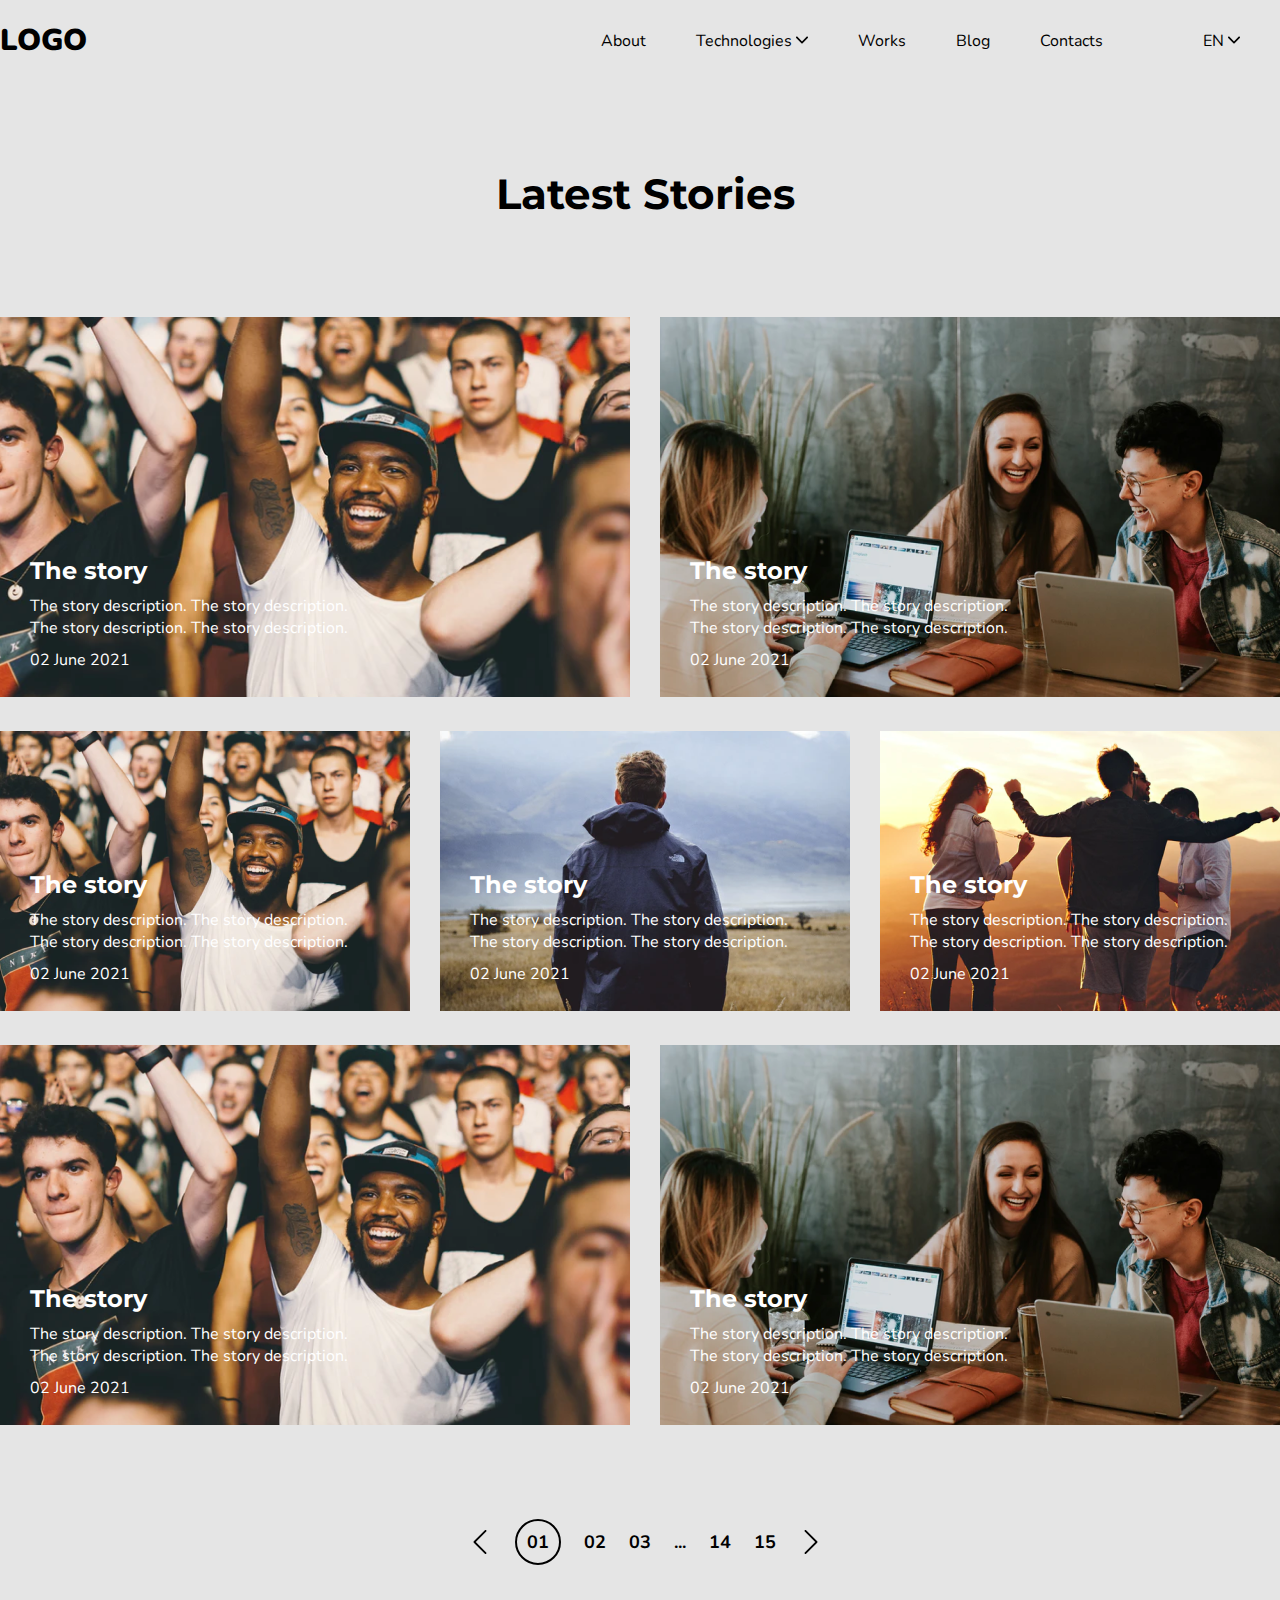
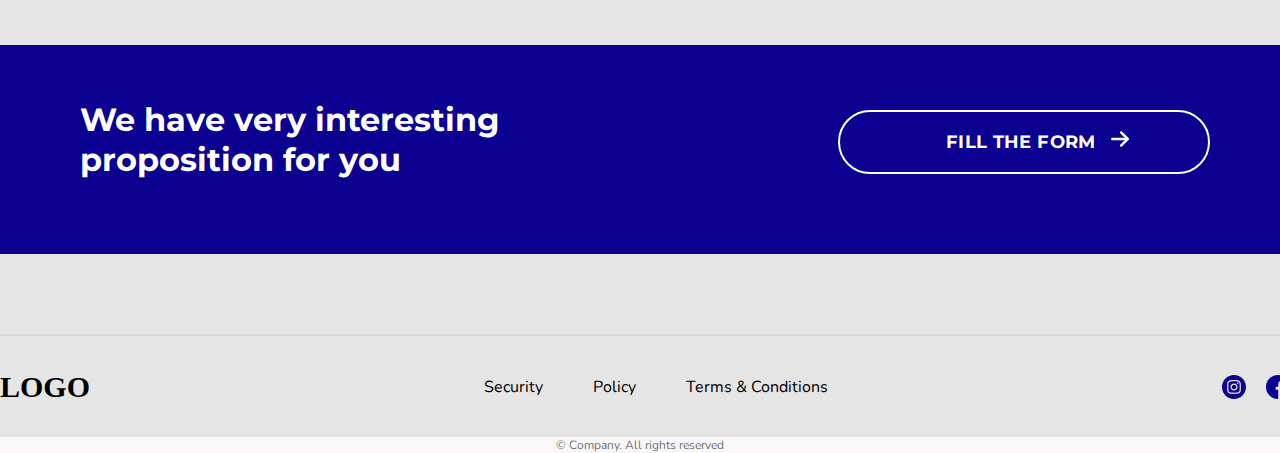
<file: blog.html>
<!DOCTYPE html>
<html lang="en">
<head>
   <meta charset="UTF-8">
   <meta http-equiv="X-UA-Compatible" content="IE=edge">
   <meta name="viewport" content="width=device-width, initial-scale=1.0">
   <link rel="stylesheet" href="css/style.css">
   <link rel="preconnect" href="https://fonts.googleapis.com">
   <link rel="preconnect" href="https://fonts.gstatic.com" crossorigin>
   <link href="https://fonts.googleapis.com/css2?family=Montserrat:wght@200;300;400;500;600;700;800;900&family=Nunito:wght@400;600;700;800;900&display=swap" rel="stylesheet">
   <title>Gallery Blog</title>
</head>
<body>
   <header class="header">
      <div class="container">
         <div class="header__content">
            <div class="header__logo">
               <span>Logo</span>
               <div class="hamburger-menu">
                  <label class="menu__btn" id="menu__btn"  for="menu__toggle">
                    <span></span>
                  </label>
               </div>
            </div>
            <div class="menu" id="menu-box">
               <ul class="nav">
                  <li><a href="#">About</a></li>
                  <li>
                     <a href="#">Technologies</a>
                     <img src="img/arrow.svg" alt="arrow">
                     <div class="sub-menu-1">
                        <ul>
                           <li><a href="#">Artificial Intelligence</a></li>
                           <li><a href="#">Neural Networks</a></li>
                           <li><a href="#">Arduino Systems</a></li>
                        </ul>
                     </div>
                  </li>
                  <li><a href="#">Works</a></li>
                  <li><a href="#">Blog</a></li>
                  <li><a href="#">Contacts</a></li>
                  <li>
                     <a href="#">en</a>
                     <img src="img/arrow.svg" alt="arrow">
                     <div class="sub-menu-2">
                        <ul>
                           <li>UA</li>
                           <li>RU</li>
                        </ul>
                     </div>
                  </li>
               </ul>
            </div>
         </div>
      </div>
   </header>
   <section class="canvas">
      <div class="container">
         <h1>Latest Stories</h1>
         <div class="canvas-pictures">
            <div class="canvas__item">
               <img src="/img/blog-image1.png" alt="">
               <div class="canvas__item-text">
                  <span>The story</span>
                  <p class="description">The story description. The story description.
                     The story description. The story description.
                  </p>
                  <p class="date">02 June 2021</p>
               </div>
            </div>
            <div class="canvas__item">
               <img src="/img/blog-image2.png" alt="">
               <div class="canvas__item-text">
                  <span>The story</span>
                  <p class="description">The story description. The story description.
                     The story description. The story description.
                  </p>
                  <p class="date">02 June 2021</p>
               </div>
            </div>
            <div class="canvas__item">
               <img src="/img/blog-image3.png" alt="">
               <div class="canvas__item-text">
                  <span>The story</span>
                  <p class="description">The story description. The story description.
                     The story description. The story description.
                  </p>
                  <p class="date">02 June 2021</p>
               </div>
            </div>
            <div class="canvas__item">
               <img src="/img/blog-image4.png" alt="">
               <div class="canvas__item-text">
                  <span>The story</span>
                  <p class="description">The story description. The story description.
                     The story description. The story description.
                  </p>
                  <p class="date">02 June 2021</p>
               </div>
            </div>
            <div class="canvas__item">
               <img src="/img/blog-image5.png" alt="">
               <div class="canvas__item-text">
                  <span>The story</span>
                  <p class="description">The story description. The story description.
                     The story description. The story description.
                  </p>
                  <p class="date">02 June 2021</p>
               </div>
            </div>
            <div class="canvas__item">
               <img src="/img/blog-image6.png" alt="">
               <div class="canvas__item-text">
                  <span>The story</span>
                  <p class="description">The story description. The story description.
                     The story description. The story description.
                  </p>
                  <p class="date">02 June 2021</p>
               </div>
            </div>
            <div class="canvas__item">
               <img src="/img/blog-image7.png" alt="">
               <div class="canvas__item-text">
                  <span>The story</span>
                  <p class="description">The story description. The story description.
                     The story description. The story description.
                  </p>
                  <p class="date">02 June 2021</p>
               </div>
            </div>
         </div>
         <div class="canvas-nav">
            <img src="img/arrow-next.svg" alt="next">
            <span class="active-nav">01</span>
            <span>02</span>
            <span>03</span>
            <span>...</span>
            <span>14</span>
            <span>15</span>
            <img src="img/arrow-next.svg" alt="next">
         </div>
      </div>
   </section>
   <section class="prop">
      <div class="container">
         <div class="proposition">
            <div class="prop-text">
               <h3>We have very interesting 
               proposition for you</h3>
            </div>
            <div class="gallery-btn">
               <a href="#popup"  id="shopping-popup" type="button" class="btn">FILL THE FORM
                  <img src="img/arrow-right(white).svg" alt="arrow">
               </a>
            </div>
         </div>
      </div>
      <div id="popup" class="popup">
         <div class="popup__body" id="popup__body">
            <div class="popup__content">
               <a href="" class="popup__close" id="popup__close">
                  <img src="img/cancel.svg" alt="Close">
               </a>
               <div class="popup__form">
                  <span>Let’s get in touch</span>
                  <p>Praesentium itaque atque ipsa fuga adipisci architecto 
                     consequuntur deserunt iusto magnam </p>
                  <div class="container-form">
                     <input type="text" placeholder="Your name" class="form__name">
                     <label class="form__item">Your name</label>
                  </div>
                  <div class="container-form">
                     <input type="text" placeholder="Your email" class="form__email">
                     <label class="form__item">Your email</label>
                  </div>
                  <div class="container-form">
                     <textarea class="form__comment" cols="30" rows="10" placeholder="Your comment"></textarea>
                     <label class="form__item">Your comment</label>
                  </div>
                  <div class="popup__polite">
                     <input type="checkbox" hidden="hidden" id="username">
                     <label class="switch" for="username"></label>
                     <span>I agree with <u class="rules">term conditions.</u></span>           
                  </div>
                  <a href="#" type="button" class="btn">SEND</a>
               </div>            
            </div>
         </div>
      </div>
   </section>
   <footer class="footer">
      <div class="container">
         <div class="line"></div>
         <div class="footer-content">
            <div class="header__logo">
               <span>Logo</span>
            </div>
            <div class="footer-item">
               <ul class="footer-item__list">
                  <li>Security</li>
                  <li>Policy</li>
                  <li>Terms & Conditions</li>
               </ul>
            </div>
            <div class="social-network">
               <img src="img/instagram.svg" alt="instagram" target="blank">
               <img src="img/facebook.svg" alt="facebook" target="blank">
            </div>                   
         </div>
      </div>
      <div class="license">
         <span>© Company. All rights reserved</span>
      </div>
   </footer>
   <script src="script/modal.js"></script>
</body>
</html>
</file>
<file: css/style.css>
* {
  margin: 0;
  padding: 0;
}
body {
  background-color: #e5e5e5;
}
.container {
  width: 1290px;
  margin: 0 auto;
}
.container-blog {
  width: 1070px;
  margin: 0 auto;
}
.header {
  font-family: "Nunito", sans-serif;
}
.header__content {
  padding-top: 20px;
  display: flex;
  justify-content: space-between;
}
.header__logo {
  text-transform: uppercase;
  font-style: normal;
  font-weight: 900;
  font-size: 30px;
  line-height: 41px;
  color: #000000;
}
.nav {
  padding-top: 10px;
  display: flex;
}
.nav li {
  text-decoration: none;
  list-style-type: none;
  margin-right: 50px;
}
.nav li a {
  text-decoration: none;
  color: #000000;
  font-style: normal;
  font-weight: normal;
  font-size: 16px;
  line-height: 22px;
}
.nav li a:hover,
.nav li img:hover {
  color: #0b008f;
}
.nav li:last-child {
  text-transform: uppercase;
  margin-left: 50px;
}
/*Випадаючі списки*/
.sub-menu-1,
.sub-menu-2 {
  transition: 1s;
  display: none;
}
.sub-menu-1 ul li a,
.sub-menu-2 ul li a {
  font-family: "Nunito", sans-serif;
  font-style: normal;
  font-weight: normal;
  font-size: 14px;
  line-height: 19px;
  color: #000000;
}
.menu .nav li:hover .sub-menu-1 {
  display: block;
  position: absolute;
  margin-top: 10px;
  background: #ffffff;
  box-shadow: 0px 4px 20px rgba(196, 196, 196, 0.6);
  border-radius: 8px;
  transition: 1s;
}
.menu .nav li:hover .sub-menu-1 ul {
  display: block;
  transition: 1s;
  padding: 20px;
}
.menu .nav li:hover .sub-menu-1 ul li {
  padding-top: 10px;
  background-color: transparent;
  border-radius: 0;
  text-align: left;
  margin-left: 0px;
}

.menu .nav li:hover .sub-menu-2 {
  display: block;
  position: absolute;
  margin-top: 10px;
  background: #ffffff;
  box-shadow: 0px 4px 20px rgba(196, 196, 196, 0.6);
  border-radius: 8px;
}
.menu .nav li:hover .sub-menu-2 ul {
  display: block;
  margin: 10px;
}
.menu .nav li:hover .sub-menu-2 ul li {
  width: 10px;
  padding: 10px;
  background-color: transparent;
  border-radius: 0;
  margin-left: 0px;
}
.menu .nav li:hover .sub-menu-2 ul li a {
  text-align: center;
}

.hamburger-menu {
  display: none;
}
/* стилизуем кнопку */
.menu__btn {
  display: flex; /* используем flex для центрирования содержимого */
  align-items: center; /* центрируем содержимое кнопки */
  position: relative;
  width: 26px;
  height: 26px;
  cursor: pointer;
  z-index: 1;
}
/* добавляем "гамбургер" */
.menu__btn > span,
.menu__btn > span::before,
.menu__btn > span::after {
  display: block;
  position: absolute;
  width: 100%;
  height: 2px;
  background-color: #000000;
}
.menu__btn > span::before {
  content: "";
  top: -8px;
}
.menu__btn > span::after {
  content: "";
  top: 8px;
}
.menu__box {
  display: none;
  visibility: hidden;
  top: 0;
  left: -100%;
  width: 300px;
  height: 100%;
  margin: 0;
  padding: 80px 0;
  list-style: none;
  text-align: center;
  background-color: #eceff1;
  box-shadow: 1px 0px 6px rgba(0, 0, 0, 0.2);
}
.story {
  padding-top: 110px;
}
.story__title {
  max-width: 658px;
  margin-left: 210px;
  padding-bottom: 50px;
}
h1 {
  font-family: "Montserrat", sans-serif;
  font-style: normal;
  font-weight: bold;
  font-size: 42px;
  line-height: 46px;
  text-align: center;
  color: #000000;
}
.story__author {
  display: flex;
}
.story__information {
  display: flex;
  justify-content: space-between;
  padding-bottom: 40px;
}
.story__photo img {
  border-radius: 50%;
}
.picture img:hover {
  transition: filter 1s linear;
  filter: brightness(2) grayscale(1) opacity(0.7);
}
.story__info__author {
  padding-left: 20px;
  padding-top: 20px;
}
.story__info__author span {
  font-family: "Montserrat", sans-serif;
  font-style: normal;
  font-weight: bold;
  font-size: 18px;
  line-height: 22px;
  color: #000000;
}
.story__info__author p {
  font-family: "Montserrat", sans-serif;
  font-style: normal;
  font-weight: 300;
  font-size: 16px;
  line-height: 20px;
  color: #000000;
}
.story__publication {
  padding-top: 60px;
}
.story__publication p {
  font-family: "Nunito", sans-serif;
  font-style: normal;
  font-weight: normal;
  font-size: 16px;
  line-height: 22px;
  color: #000000;
}
.story__content {
  padding: 40px 110px;
}
.story__content .part2,
.part3,
.part4,
.part5,
.part6,
.part7,
.part8,
.part9,
.part10 {
  font-family: "Nunito", sans-serif;
  font-style: normal;
  font-weight: normal;
  font-size: 18px;
  line-height: 26px;
  color: #333333;
}
.part1 {
  font-family: "Nunito", sans-serif;
  font-style: italic;
  font-weight: normal;
  font-size: 20px;
  line-height: 28px;
  color: #333333;
  padding-bottom: 40px;
}
.part2,
.part3,
.part5,
.part9 {
  padding-bottom: 25px;
}
.part4,
.part7 {
  padding-bottom: 40px;
}
.story__content img:hover {
  transition: filter 0.5s linear;
  filter: brightness(1) grayscale(2) opacity(0.5);
}
.part6 {
  padding-bottom: 10px;
}
.part9 {
  padding-top: 40px;
}
.part9,
.part10 {
  max-width: 900px;
}
.writing {
  font-family: "Nunito", sans-serif;
  font-style: italic;
  font-weight: normal;
  font-size: 18px;
  line-height: 26px;
  color: #000000;
  padding-bottom: 40px;
}
.new-story__title {
  display: flex;
  justify-content: space-between;
  padding-bottom: 40px;
}
.new-story__title h2 {
  max-width: 730px;
  font-family: "Nunito", sans-serif;
  font-style: italic;
  font-weight: bold;
  font-size: 32px;
  line-height: 40px;
  color: #0b008f;
  padding-top: 40px;
}
.slider {
  margin-left: 330px;
}
.previous,
.next {
  width: 32px;
  height: 32px;
  border-radius: 50%;
  background: #efefef;
}
.previous:hover,
.next:hover {
  text-shadow: 0px 5px black;
}
.next {
  margin-left: 10px;
  transform: rotate(180deg);
}

.nav-slider {
  margin-bottom: 20px;
}
.slider-numeric {
  display: flex;
  align-items: center;
  padding-top: 20px;
}
.slider-carousel .slide {
  animation-name: fade;
  animation-duration: 1s;
}
@keyframes fade {
  from {
    opacity: 0.4;
  }
  to {
    opacity: 1;
  }
}
.slider-numeric span {
  display: none;
}
.slider-numeric .active {
  display: block;
  font-family: "Montserrat", sans-serif;
  font-style: normal;
  font-weight: 200;
  font-size: 26px;
  line-height: 26px;
  color: #000000;
  padding-top: 20px;
}
.slider-numeric .count-slider {
  font-size: 20px;
  padding-top: 20px;
  line-height: 20px;
  color: #000000;
}
.gallery {
  padding-top: 80px;
}
.line {
  border: 1px solid #d7d7d7;
  background-color: #d7d7d7;
  margin-bottom: 80px;
}
.gallery .more {
  font-family: "Montserrat", sans-serif;
  font-style: normal;
  font-weight: bold;
  font-size: 32px;
  line-height: 26px;
  color: #000000;
}
.gallery__content {
  display: flex;
  justify-content: space-between;
  padding-top: 30px;
}
.gallery__content__item span {
  font-family: "Montserrat", sans-serif;
  font-style: normal;
  font-weight: bold;
  font-size: 24px;
  line-height: 29px;
  color: #ffffff;
}
.gallery__content__item span,
p {
  position: relative;
}
.gallery__content__item img {
  position: absolute;
  transition: 1s;
}
.gallery__content__item img:hover {
  transform: scale(1.2);
}
.description {
  padding-top: 10px;
  max-width: 340px;
  font-family: "Nunito", sans-serif;
  font-style: normal;
  font-weight: normal;
  font-size: 16px;
  line-height: 22px;
  color: #ffffff;
}
.date {
  font-family: "Nunito", sans-serif;
  font-style: normal;
  font-weight: normal;
  font-size: 16px;
  line-height: 22px;
  color: #ffffff;
  padding-top: 10px;
}
.gallery__content__item-text {
  padding: 138px 30px;
}
.gallery-btn {
  display: flex;
  justify-content: center;
  margin-bottom: 80px;
}
.btn {
  border: 2px solid #0b008f;
  box-sizing: border-box;
  border-radius: 32px;
  padding: 17px 79px 17px 106px;
  text-decoration: none;
  font-family: "Montserrat", sans-serif;
  font-style: normal;
  font-weight: bold;
  font-size: 18px;
  line-height: 26px;
  letter-spacing: 0.02em;
  color: #0b008f;
  text-transform: uppercase;
  transition: 1s;
}
.btn img {
  top: 5px;
  padding-left: 10px;
}
.btn:hover img {
  content: url(../img/arrow-right\(white\).svg);
}
.btn:hover {
  border: 2px solid white;
  background-color: #0b008f;
  color: white;
}
/*popup*/
.popup {
  display: none;
  position: fixed;
  width: 100%;
  height: 100%;
  background-color: #282828;
  top: 0;
  left: 0;
  overflow: auto;
  transition: all 0.8s ease 0s;
}
.popup__body {
  margin-top: 160px;
  display: flex;
  align-items: center;
  justify-content: center;
  margin-bottom: 100px;
}
.popup__content {
  background-color: #ffffff;
  color: #000;
  width: 800px;
  padding: 30px;
  position: relative;
}
.popup__close {
  display: flex;
  justify-content: flex-end;
}
.popup__form {
  width: 440px;
  margin-left: 200px;
  margin-bottom: 60px;
}
.popup__form span {
  display: flex;
  justify-content: center;
  padding-top: 6px;
  font-family: "Montserrat", sans-serif;
  font-style: normal;
  font-weight: bold;
  font-size: 36px;
  line-height: 44px;
  color: #000000;
}
.popup__form p {
  margin-top: 20px;
  display: flex;
  justify-content: center;
  width: 440px;
  font-family: "Nunito", sans-serif;
  font-style: normal;
  font-weight: normal;
  font-size: 16px;
  line-height: 26px;
  text-align: center;
  color: #333333;
}
.form__name,
.form__email {
  padding: 17px 30px;
  width: 440px;
  height: 60px;
  border: 1px solid #777777;
  box-sizing: border-box;
  border-radius: 8px;
  font-family: "Nunito", sans-serif;
  font-style: normal;
  font-weight: normal;
  font-size: 16px;
  line-height: 26px;
  color: #737373;
}
.form__name,
.form__comment,
.form__email {
  margin-top: 40px;
}
.form__comment {
  padding: 17px 30px;
  width: 440px;
  height: 120px;
  border: 1px solid #777777;
  box-sizing: border-box;
  border-radius: 8px;
  font-family: "Nunito", sans-serif;
  font-style: normal;
  font-weight: normal;
  font-size: 16px;
  line-height: 26px;
  color: #737373;
}
.container-form {
  position: relative;
}
.form__name:not(:placeholder-shown) + .form__item {
  background: #fff;
  transform: translate(0, -50%);
  opacity: 1;
}
.form__email:not(:placeholder-shown) + .form__item {
  background: #fff;
  transform: translate(0, -50%);
  opacity: 1;
}
.form__comment:not(:placeholder-shown) + .form__item {
  background: #fff;
  transform: translate(0, -50%);
  opacity: 1;
}
.form__item {
  left: 15px;
  position: absolute;
  top: 40px;
  font-family: "Nunito", sans-serif;
  font-style: normal;
  font-weight: normal;
  font-size: 8px;
  line-height: 12px;
  color: #0b008f;
  opacity: 0;
  transition: all 200ms;
}

.popup__polite {
  display: flex;
  align-items: center;
  padding-top: 30px;
  padding-bottom: 50px;
}
.popup__polite span {
  font-family: "Nunito";
  font-style: normal;
  font-weight: normal;
  font-size: 14px;
  line-height: 26px;
  color: #000000;
  padding-top: 5px;
  padding-left: 10px;
}
.rules {
  padding-left: 5px;
  color: #0b008f;
}
.switch {
  display: inline-block;
  position: relative;
  width: 50px;
  height: 25px;
  border-radius: 20px;
  background: #dfd9ea;
  transition: background 0.28s cubic-bezier(0.4, 0, 0.2, 1);
  vertical-align: middle;
  cursor: pointer;
}
.switch::before {
  content: "";
  position: absolute;
  top: 1px;
  left: 2px;
  width: 22px;
  height: 22px;
  background: #fafafa;
  border-radius: 50%;
  transition: left 0.28s cubic-bezier(0.4, 0, 0.2, 1),
    background 0.28s cubic-bezier(0.4, 0, 0.2, 1),
    box-shadow 0.28s cubic-bezier(0.4, 0, 0.2, 1);
}
.switch:active::before {
  box-shadow: 0 2px 8px rgba(0, 0, 0, 0.28), 0 0 0 20px rgba(128, 128, 128, 0.1);
}
input:checked + .switch {
  background: #0b008f;
}
input:checked + .switch::before {
  left: 27px;
  background: #fff;
}
input:checked + .switch:active::before {
  box-shadow: 0 2px 8px rgba(0, 0, 0, 0.28), 0 0 0 20px rgba(0, 150, 136, 0.2);
}
.popup__form .btn {
  background-color: #0b008f;
  color: #ffffff;
  width: 310px;
  padding: 17px 128px 17px 127px;
  margin-left: 75px;
}
.popup__form .btn:hover {
  background-color: #ffffff;
  color: #0b008f;
  border: 1px solid #0b008f;
}
/*.btn::after:hover {
  content: url(/img/arrow-right\(white\).svg);
  padding-left: 10px;
}*/
.proposition {
  max-width: 100%;
  background-color: #0b008f;
  display: flex;
  justify-content: space-between;
}
h3 {
  font-family: "Montserrat", sans-serif;
  font-style: normal;
  font-weight: bold;
  font-size: 32px;
  line-height: 40px;
  color: #ffffff;
  max-width: 550px;
  padding-top: 55px;
  padding-left: 80px;
}
.proposition .btn {
  margin-top: 65px;
  margin-right: 80px;
  border: 2px solid #ffffff;
  color: #ffffff;
}
.proposition .btn:hover img {
  content: url(../img/arrow-right.svg);
}
.proposition .btn:hover {
  border: 2px solid white;
  background-color: #ffffff;
  color: #0b008f;
}
.footer {
  margin-top: 80px;
}
.footer .line {
  margin-bottom: 30px;
}
.footer-content {
  display: flex;
  justify-content: space-between;
  padding-bottom: 30px;
}
.footer-item__list {
  display: flex;
  padding-top: 10px;
}
.footer-item__list li {
  text-decoration: none;
  list-style-type: none;
  color: #000000;
  font-family: "Nunito", sans-serif;
  font-style: normal;
  font-weight: normal;
  font-size: 16px;
  line-height: 22px;
  color: #000000;
  padding-right: 50px;
}
.footer-item__list li:last-child {
  padding-right: 0px;
}
.social-network {
  display: flex;
  align-items: center;
  width: 68px;
  justify-content: space-between;
}
.license {
  max-width: 100%;
  background-color: #f9f7f7;
  display: flex;
  justify-content: center;
}
.license span {
  font-family: "Nunito", sans-serif;
  font-style: normal;
  font-weight: normal;
  font-size: 12px;
  line-height: 16px;
  color: rgba(0, 0, 0, 0.6);
}
.canvas {
  padding-top: 110px;
}
.canvas-pictures {
  display: flex;
  justify-content: space-between;
  flex-wrap: wrap;
  padding-top: 100px;
  padding-bottom: 60px;
}
.canvas__item img {
  position: relative;
}
.canvas__item img:hover {
  transition: filter 0.5s linear;
  filter: brightness(2) grayscale(1) opacity(0.5);
}
.canvas__item {
  position: relative;
  margin-bottom: 30px;
}
.canvas__item-text {
  position: absolute;
  max-width: 507px;
  bottom: 30px;
  left: 30px;
}
.canvas__item-text span,
p {
  position: relative;
}
.canvas__item-text span {
  font-family: "Montserrat", sans-serif;
  font-style: normal;
  font-weight: bold;
  font-size: 24px;
  line-height: 29px;
  color: #ffffff;
}
.canvas-nav {
  display: flex;
  justify-content: center;
  align-items: center;
  margin-bottom: 80px;
}
.active-nav {
  border-radius: 50%;
  border: 2px solid black;
  padding: 10px;
}
.canvas-nav span {
  font-family: "Nunito", sans-serif;
  font-style: normal;
  font-weight: bold;
  font-size: 18px;
  line-height: 22px;
  color: #000000;
  margin-left: 23px;
}
.canvas-nav img:last-child {
  transform: rotate(-180deg);
  margin-left: 23px;
}
/*Adaptive index.html*/
@media screen and (max-width: 1199px) {
  .container {
    width: 960px;
  }
  .container-blog {
    width: 1024px;
  }
  .nav li:last-child {
    margin-left: 30px;
    margin-right: 0px;
  }
  .picture img {
    max-width: 1024px;
  }
  .story__information {
    padding: 0px 25px 40px 30px;
  }
  .new-story__title h2 {
    max-width: 680px;
    font-size: 30px;
  }
  .slider {
    margin-left: 115px;
  }
  .gallery__content {
    justify-content: space-around;
  }
  .gallery__content__item img {
    max-width: 300px;
    height: 200px;
  }
  .gallery__content__item-text {
    padding: 85px 5px;
  }
  .gallery__content__item span {
    font-size: 21px;
  }
  .description {
    max-width: 275px;
    font-size: 14px;
  }
  .date {
    font-size: 15px;
  }
  .part9,
  .part10 {
    max-width: 800px;
  }
  h3 {
    font-size: 30px;
    max-width: 400px;
    padding-top: 55px;
    padding-left: 40px;
  }
  .proposition .btn {
    margin-right: 40px;
  }
  .popup__content {
    width: 700px;
  }
  .popup__form {
    margin-left: 130px;
  }
  .canvas-pictures {
    justify-content: center;
  }
  .canvas__item:nth-child(3) {
    margin-right: 10px;
  }
}
@media screen and (max-width: 991px) {
  .container {
    width: 720px;
  }
  .nav li {
    margin-right: 30px;
  }
  .nav li:last-child {
    margin-left: 0px;
  }
  .container-blog {
    width: 760px;
  }
  h1 {
    font-size: 38px;
  }
  .story__title {
    margin-left: 70px;
  }
  .picture img {
    max-width: 764px;
  }
  .story__information {
    padding: 0px 0px 40px 25px;
  }
  .story__content img {
    height: 341px;
  }
  .new-story__title img {
    height: 70px;
    padding-top: 40px;
  }
  .new-story__title h2 {
    max-width: 450px;
    font-size: 30px;
  }
  .part9,
  .part10 {
    max-width: 545px;
  }
  .gallery__content {
    display: flex;
    flex-direction: column;
  }
  .line {
    margin-bottom: 40px;
  }
  h3 {
    font-size: 26px;
    max-width: 350px;
    padding-top: 65px;
    padding-left: 20px;
  }
  .proposition .btn {
    margin-right: 15px;
  }
  .btn {
    padding: 17px 41px 17px 50px;
    font-size: 16px;
  }
  .gallery__content__item {
    margin-left: 160px;
  }
  .gallery__content__item img {
    max-width: 410px;
    height: 280px;
  }
  .gallery__content__item-text {
    padding: 138px 0px 70px 30px;
  }
}
@media screen and (max-width: 767px) {
  .container {
    width: 540px;
  }
  .container-blog {
    width: 100%;
  }
  .nav li {
    margin-right: 15px;
  }
  .nav li a {
    font-size: 14px;
  }
  h1 {
    font-size: 28px;
  }
  .story__title {
    margin-left: 125px;
    max-width: 400px;
    text-align: center;
  }
  .story__info__author span {
    font-size: 15px;
  }
  .story__info__author p {
    font-size: 14px;
  }
  .story__publication p {
    font-size: 12px;
  }
  .picture img {
    max-width: 100%;
  }
  .story__content {
    padding: 40px 15px;
  }
  .story__content img {
    max-width: 100%;
  }
  .new-story__title img {
    height: 40px;
  }
  .new-story__title h2 {
    max-width: 530px;
    font-size: 28px;
  }
  .slider {
    margin-left: 15px;
  }
  .part9,
  .part10 {
    max-width: 95%;
  }
  .gallery .more {
    font-size: 28px;
  }
  .gallery__content__item {
    margin-left: 70px;
  }
  .proposition {
    flex-direction: column;
  }
  h3 {
    font-size: 26px;
    max-width: 485px;
    text-align: center;
  }
  .canvas__item img {
    max-width: 100%;
  }
  .footer-item__list li {
    font-size: 12px;
  }
}
@media screen and (max-width: 575px) {
  .container {
    width: 100%;
    padding-left: 5px;
  }
  .container-blog {
    padding-left: 5px;
  }
  .hamburger-menu label span {
    margin-left: 300px;
  }
  .hamburger-menu {
    display: block;
  }
  .menu {
    display: none;
  }
  .menu-box {
    display: none;
  }
  .show {
    display: block;
  }
  .header__logo {
    display: flex;
  }
  .nav {
    flex-direction: column;
    padding-top: 50px;
  }
  .nav li a {
    font-size: 14px;
  }
  .nav li {
    margin-right: 20px;
  }
  .story__title {
    margin-left: 15px;
  }
  .story__information {
    padding: 0px 25px 40px 5px;
  }
  h1 {
    font-size: 30px;
  }
  .container-blog {
    max-width: 450px;
  }
  .story__info__author {
    padding-left: 5px;
  }
  .story__info__author span {
    font-size: 14px;
  }
  .story__info__author p {
    font-size: 12px;
  }
  .story__publication p {
    font-size: 12px;
  }
  .picture img {
    max-width: 425px;
  }
  .story__content {
    padding: 40px 5px;
  }
  .story__content .part2,
  .part3,
  .part4,
  .part5,
  .part6,
  .part7,
  .part8,
  .part9,
  .part10 {
    max-width: 420px;
    font-size: 16px;
  }
  .part1 {
    font-size: 18px;
    max-width: 425px;
  }
  .new-story__title img {
    height: 40px;
    margin-right: 10px;
  }
  .story__content img {
    max-width: 415px;
  }
  .new-story__title h2 {
    max-width: 350px;
    font-size: 24px;
  }
  .new-story__title {
    justify-content: start;
  }
  .slider {
    margin-left: 0px;
  }
  .nav-slider {
    margin-left: 10px;
  }
  .slider-carousel img {
    max-width: 100%;
  }
  .slider-numeric {
    padding: 20px 10px;
  }
  .part9,
  .part10 {
    max-width: 100%;
    padding-left: 10px;
  }
  .gallery__content__item {
    margin-left: 0px;
  }
  .gallery__content__item img {
    max-width: 100%;
  }
  .proposition {
    flex-direction: column;
  }
  h3 {
    font-size: 23px;
    padding-left: 0px;
    text-align: center;
  }
  .proposition .btn {
    margin-right: 0px;
  }
  .footer-item__list {
    display: none;
    padding-top: 10px;
  }
  .footer-content {
    justify-content: space-around;
  }
  .popup__content {
    width: 350px;
  }
  .popup__form {
    max-width: 320px;
    margin-left: 10px;
  }
  .popup__form span {
    font-size: 26px;
  }
  .popup__form p {
    font-size: 14px;
    width: 320px;
  }
  .form__name,
  .form__email {
    width: 346px;
    height: 45px;
  }
  .form__comment {
    width: 346px;
  }
  .popup__form span {
    font-size: 16px;
  }
  .popup__form .btn {
    padding: 17px 80px 17px 85px;
    margin-left: 60px;
  }
}
@media screen and (max-width: 400px) {
  .container,
  .container-blog {
    width: 100%;
    padding-left: 5px;
  }
  h1 {
    font-size: 26px;
  }
  .picture img {
    max-width: 100%;
  }
  .story__photo img {
    height: 60px;
  }
  .story__info__author {
    padding-left: 10px;
  }
  .story__info__author span {
    font-size: 12px;
  }
  .story__info__author p {
    font-size: 10px;
  }
  .story__publication p {
    font-size: 10px;
  }
  .story__info__author {
    padding-top: 15px;
  }
  .hamburger-menu label span {
    margin-left: 250px;
  }
  .part1 {
    font-size: 14px;
  }
  .story__content .part2,
  .part3,
  .part4,
  .part5,
  .part6,
  .part7,
  .part8,
  .part9,
  .part10 {
    max-width: 100%;
    font-size: 14px;
  }
  .writing {
    font-size: 14px;
  }
  .story__content img {
    max-width: 100%;
    height: 230px;
  }
  .new-story__title img {
    height: 50px;
  }
  .new-story__title h2 {
    max-width: 280px;
    font-size: 18px;
  }
  .gallery .more {
    font-size: 21px;
  }
  .license {
    margin-left: 5px;
  }
  .popup__content {
    width: 300px;
  }
  .popup__form {
    max-width: 300px;
    margin-left: 10px;
  }
  .popup__form span {
    font-size: 26px;
  }
  .popup__form p {
    font-size: 14px;
    width: 320px;
  }
  .form__name,
  .form__email {
    width: 300px;
    height: 45px;
  }
  .form__comment {
    width: 300px;
  }
  .popup__form span {
    font-size: 14px;
  }
  .popup__form .btn {
    padding: 17px 80px 17px 85px;
    margin-left: 40px;
  }
}
@media screen and (max-width: 329px) {
  .container,
  .container-blog {
    width: 100%;
    padding-left: 5px;
  }
  .hamburger-menu label span {
    margin-left: 200px;
  }
  .hamburger-menu {
    display: block;
  }
  .menu {
    display: none;
  }
  .menu-box {
    display: none;
  }
  .show {
    display: block;
  }
  h1 {
    font-size: 21px;
  }
  .story__title {
    margin-left: 0px;
  }
  .story__info__author {
    padding-top: 5px;
  }
  .story__info__author span {
    font-size: 11px;
  }
  .story__info__author p {
    font-size: 8px;
  }
  .story__publication p {
    font-size: 8px;
  }
  .story__publication {
    padding-top: 40px;
  }
  .new-story__title img {
    height: 30px;
  }
  .new-story__title h2 {
    max-width: 100%;
    font-size: 16px;
  }
  .new-story__title h2 {
    padding-top: 35px;
  }
  .gallery .more {
    font-size: 18px;
  }
  .gallery__content__item img {
    max-width: 100%;
    height: 255px;
  }
  .btn {
    padding: 17px 41px 17px 50px;
    font-size: 14px;
  }
  h3 {
    font-size: 21px;
  }
  .story__photo img {
    height: 50px;
  }
  .canvas-nav span {
    font-size: 16px;
    margin-left: 19px;
  }
  .license {
    margin-left: 5px;
  }
  .license span {
    font-size: 8px;
  }
  .proposition .btn {
    margin-right: 0px;
  }
  .popup__content {
    width: 250px;
  }
  .popup__form {
    max-width: 200px;
    margin-left: 10px;
  }
  .popup__form span {
    font-size: 24px;
  }
  .popup__form p {
    font-size: 14px;
    width: 225px;
  }
  .popup__close img {
    height: 14px;
  }
  .form__name,
  .form__email {
    width: 250px;
    height: 35px;
  }
  .form__comment {
    width: 250px;
  }
  .popup__form span {
    font-size: 12px;
    max-width: 100%;
  }
  .popup__form .btn {
    padding: 17px 80px 17px 85px;
    margin-left: 20px;
  }
  .rules {
    padding-left: 4px;
  }
}
</file>
